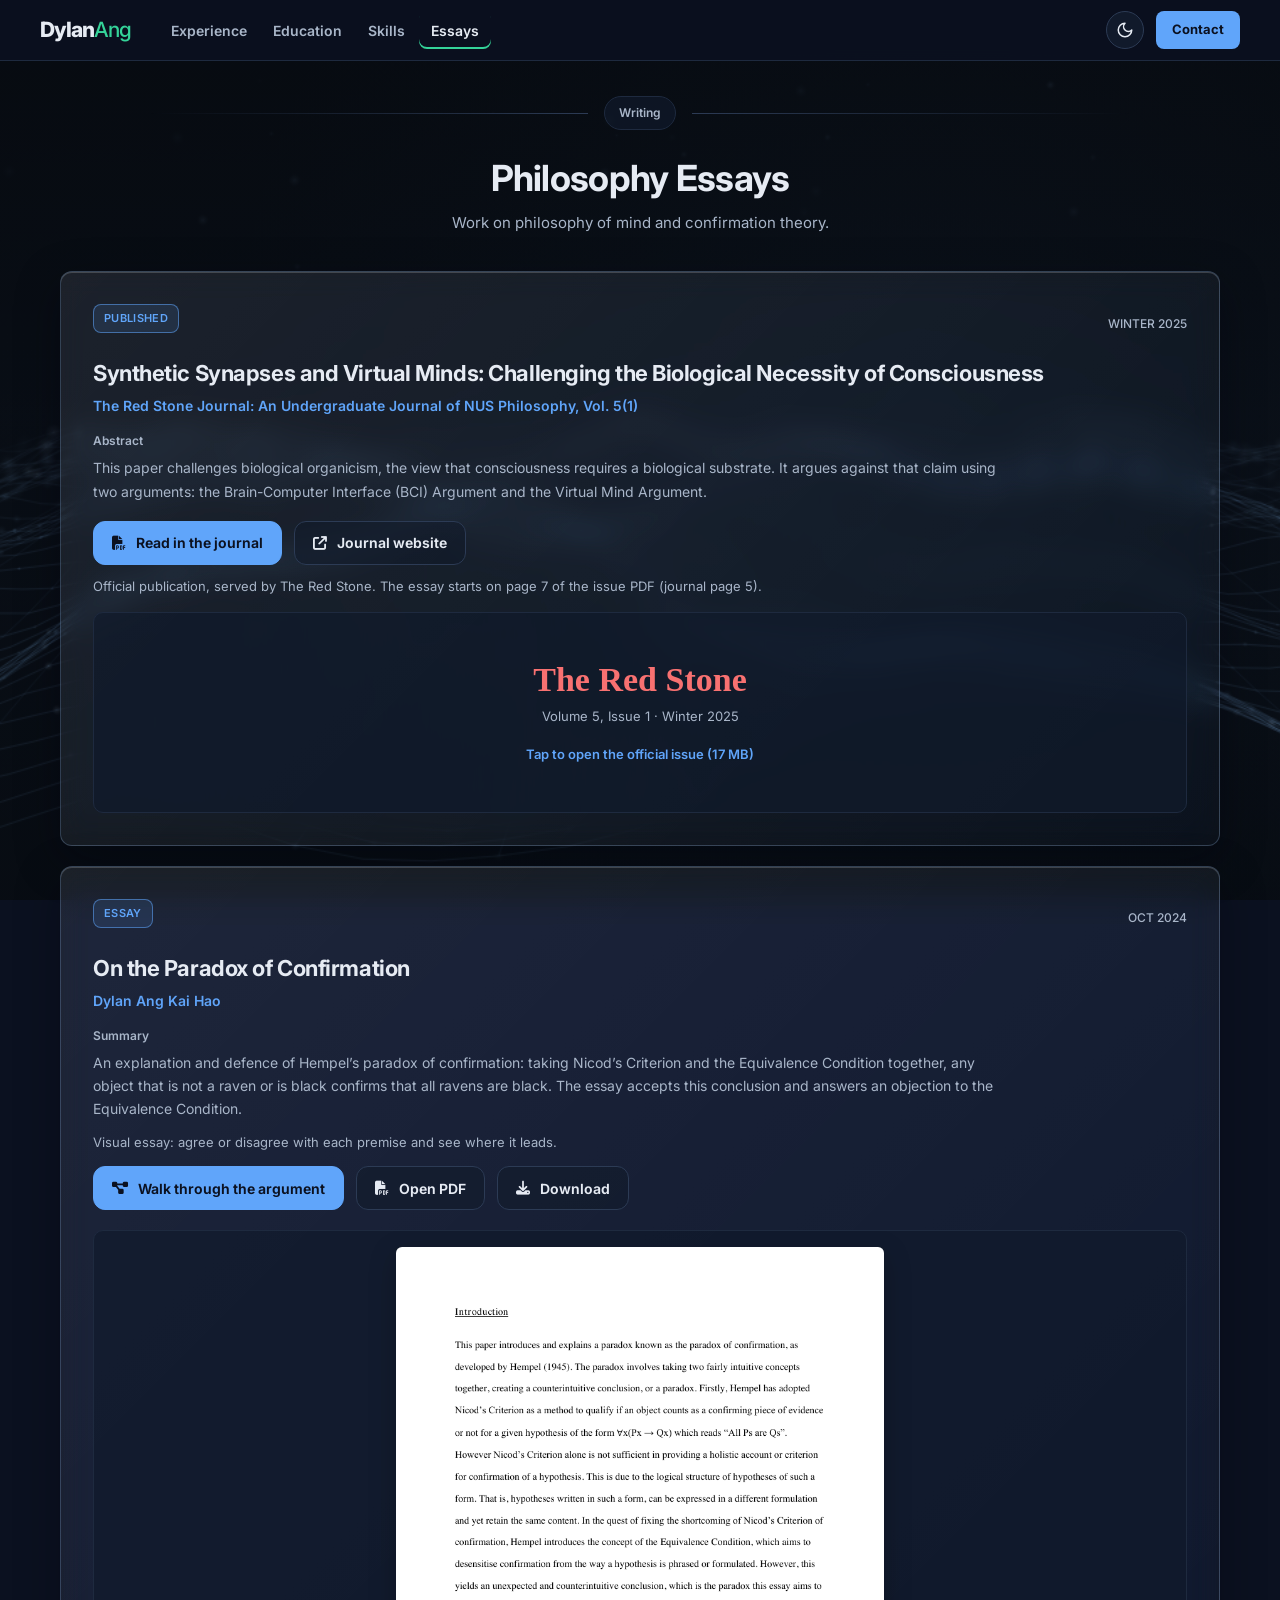
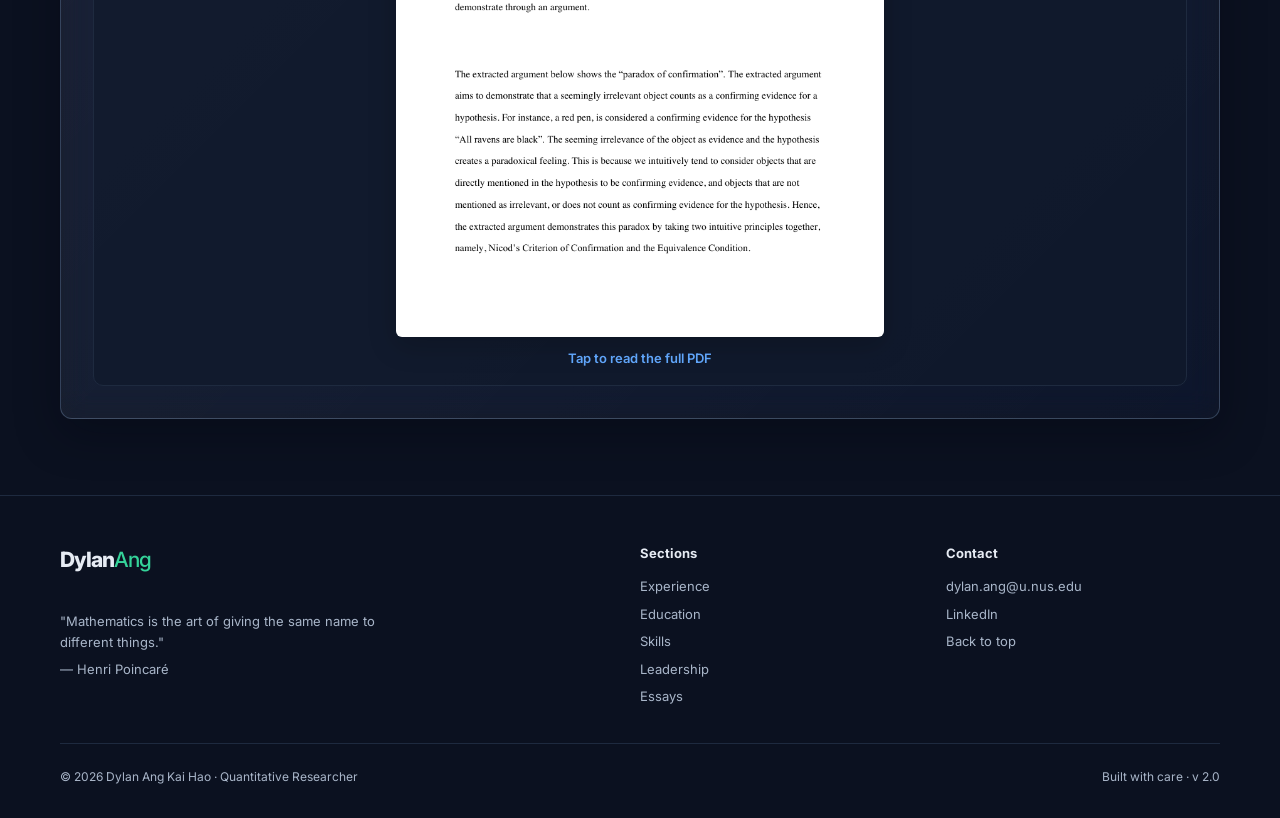
<file: essays.html>
<!DOCTYPE html>
<html lang="en">
<head>
<meta charset="UTF-8" />
<meta name="viewport" content="width=device-width, initial-scale=1.0" />
<meta name="theme-color" content="#0B1120" />
<script>try{var t=localStorage.getItem("theme");if(t!=="system")document.documentElement.setAttribute("data-theme",t==="light"?"light":"dark")}catch(e){document.documentElement.setAttribute("data-theme","dark")}</script>
<title>Essays - Dylan Ang Kai Hao</title>
<meta name="description" content="Philosophy essays by Dylan Ang Kai Hao on consciousness and confirmation theory." />

<link rel="preconnect" href="https://fonts.googleapis.com">
<link rel="preconnect" href="https://fonts.gstatic.com" crossorigin>
<link href="https://fonts.googleapis.com/css2?family=Inter:wght@400;500;600;700;800&display=swap" rel="stylesheet">
<link rel="stylesheet" href="https://cdnjs.cloudflare.com/ajax/libs/font-awesome/6.4.0/css/all.min.css">
<link rel="stylesheet" href="styles.css?v=5">
</head>
<body>

<div class="page-ocean" aria-hidden="true">
  <canvas id="oceanCanvas"></canvas>
  <div class="page-ocean-shade"></div>
</div>
<div class="nav-progress" id="navProgress"></div>

<nav class="navbar">
  <div class="nav-content">
    <a href="index.html" class="logo">
      <span>Dylan</span><span class="logo-accent">Ang</span>
    </a>
    <ul class="nav-links" id="nav-links">
      <li><a href="index.html#experience">Experience</a></li>
      <li><a href="index.html#education">Education</a></li>
      <li><a href="index.html#skills">Skills</a></li>
      <li><a href="essays.html" class="current" aria-current="page">Essays</a></li>
    </ul>
    <div class="nav-right">
      <button type="button" class="theme-cycle" id="themeToggle" aria-label="Switch theme" title="Switch theme"></button>
      <a href="mailto:dylan.ang@u.nus.edu" class="nav-cta">Contact</a>
      <button class="menu-toggle" id="mobile-menu" aria-label="Open menu">
        <span></span><span></span><span></span>
      </button>
    </div>
  </div>
</nav>

<main>

<section id="essays" class="section essays-page">
  <header class="section-header">
    <div class="section-num"><span>Writing</span></div>
    <h1 class="section-title">Philosophy <span class="gradient-text">Essays</span></h1>
    <p class="section-kicker">Work on philosophy of mind and confirmation theory.</p>
  </header>

  <div class="container-inner">
    <article class="project-card essay-card" id="synthetic-synapses">
      <div class="project-header">
        <span class="category-tag teal">PUBLISHED</span>
        <span class="project-date">WINTER 2025</span>
      </div>
      <h2 class="project-title">Synthetic Synapses and Virtual Minds: Challenging the Biological Necessity of Consciousness</h2>
      <p class="company">The Red Stone Journal: An Undergraduate Journal of NUS Philosophy, Vol. 5(1)</p>
      <h3 class="metrics-label">Abstract</h3>
      <p class="project-desc">This paper challenges biological organicism, the view that consciousness requires a biological substrate. It argues against that claim using two arguments: the Brain-Computer Interface (BCI) Argument and the Virtual Mind Argument.</p>
      <div class="essay-actions">
        <a class="btn-primary" href="https://blog.nus.edu.sg/theredstonejournal/files/2026/03/RS_2026_FINAL.pdf#page=7" target="_blank" rel="noopener"><i class="fas fa-file-pdf"></i> Read in the journal</a>
        <a class="btn-secondary" href="https://blog.nus.edu.sg/theredstonejournal/volumes/volume-5/" target="_blank" rel="noopener"><i class="fas fa-arrow-up-right-from-square"></i> Journal website</a>
      </div>
      <p class="essay-note">Official publication, served by The Red Stone. The essay starts on page 7 of the issue PDF (journal page 5).</p>
      <div class="pdf-frame" data-pdf="https://blog.nus.edu.sg/theredstonejournal/files/2026/03/RS_2026_FINAL.pdf#page=7" data-title="The Red Stone, Volume 5, Issue 1">
        <a class="journal-cover" href="https://blog.nus.edu.sg/theredstonejournal/files/2026/03/RS_2026_FINAL.pdf#page=7" target="_blank" rel="noopener">
          <strong>The Red Stone</strong>
          <small>Volume 5, Issue 1 · Winter 2025</small>
          <span>Tap to open the official issue (17 MB)</span>
        </a>
      </div>
    </article>
    <article class="project-card essay-card" id="paradox-of-confirmation">
      <div class="project-header">
        <span class="category-tag teal">ESSAY</span>
        <span class="project-date">OCT 2024</span>
      </div>
      <h2 class="project-title">On the Paradox of Confirmation</h2>
      <p class="company">Dylan Ang Kai Hao</p>
      <h3 class="metrics-label">Summary</h3>
      <p class="project-desc">An explanation and defence of Hempel’s paradox of confirmation: taking Nicod’s Criterion and the Equivalence Condition together, any object that is not a raven or is black confirms that all ravens are black. The essay accepts this conclusion and answers an objection to the Equivalence Condition.</p>
      <p class="essay-note visual-note">Visual essay: agree or disagree with each premise and see where it leads.</p>
      <div class="essay-actions">
        <a class="btn-primary" href="paradox.html"><i class="fas fa-diagram-project"></i> Walk through the argument</a>
        <a class="btn-secondary" href="essays/on-the-paradox-of-confirmation.pdf" target="_blank" rel="noopener"><i class="fas fa-file-pdf"></i> Open PDF</a>
        <a class="btn-secondary" href="essays/on-the-paradox-of-confirmation.pdf" download><i class="fas fa-download"></i> Download</a>
      </div>
      <div class="pdf-frame" data-pdf="essays/on-the-paradox-of-confirmation.pdf" data-title="On the Paradox of Confirmation">
        <a class="pdf-preview" href="essays/on-the-paradox-of-confirmation.pdf" target="_blank" rel="noopener">
          <img src="essays/on-the-paradox-of-confirmation.png" alt="First page of On the Paradox of Confirmation" loading="lazy">
          <span>Tap to read the full PDF</span>
        </a>
      </div>
    </article>
  </div>
</section>

</main>

<footer>
  <div class="footer-grid">
    <div>
      <div class="logo" style="margin-bottom: 24px;">
        <span>Dylan</span><span class="logo-accent">Ang</span>
      </div>
      <p class="footer-quote">
        "Mathematics is the art of giving the same name to different things."
        <span class="author">— Henri Poincaré</span>
      </p>
    </div>
    <div class="footer-col">
      <h4>Sections</h4>
      <a href="index.html#experience">Experience</a>
      <a href="index.html#education">Education</a>
      <a href="index.html#skills">Skills</a>
      <a href="index.html#leadership">Leadership</a>
      <a href="essays.html">Essays</a>
    </div>
    <div class="footer-col">
      <h4>Contact</h4>
      <a href="mailto:dylan.ang@u.nus.edu">dylan.ang@u.nus.edu</a>
      <a href="https://www.linkedin.com/in/dylanangkh" target="_blank" rel="noopener">LinkedIn</a>
      <a href="#essays">Back to top</a>
    </div>
  </div>
  <div class="footer-bottom">
    <span>© 2026 Dylan Ang Kai Hao · Quantitative Researcher</span>
    <span>Built with care · v 2.0</span>
  </div>
</footer>

<script src="script.js?v=3"></script>
<script src="theme.js"></script>
<script src="ocean.js"></script>
<script src="essays.js?v=5"></script>
</body>
</html>
</file>
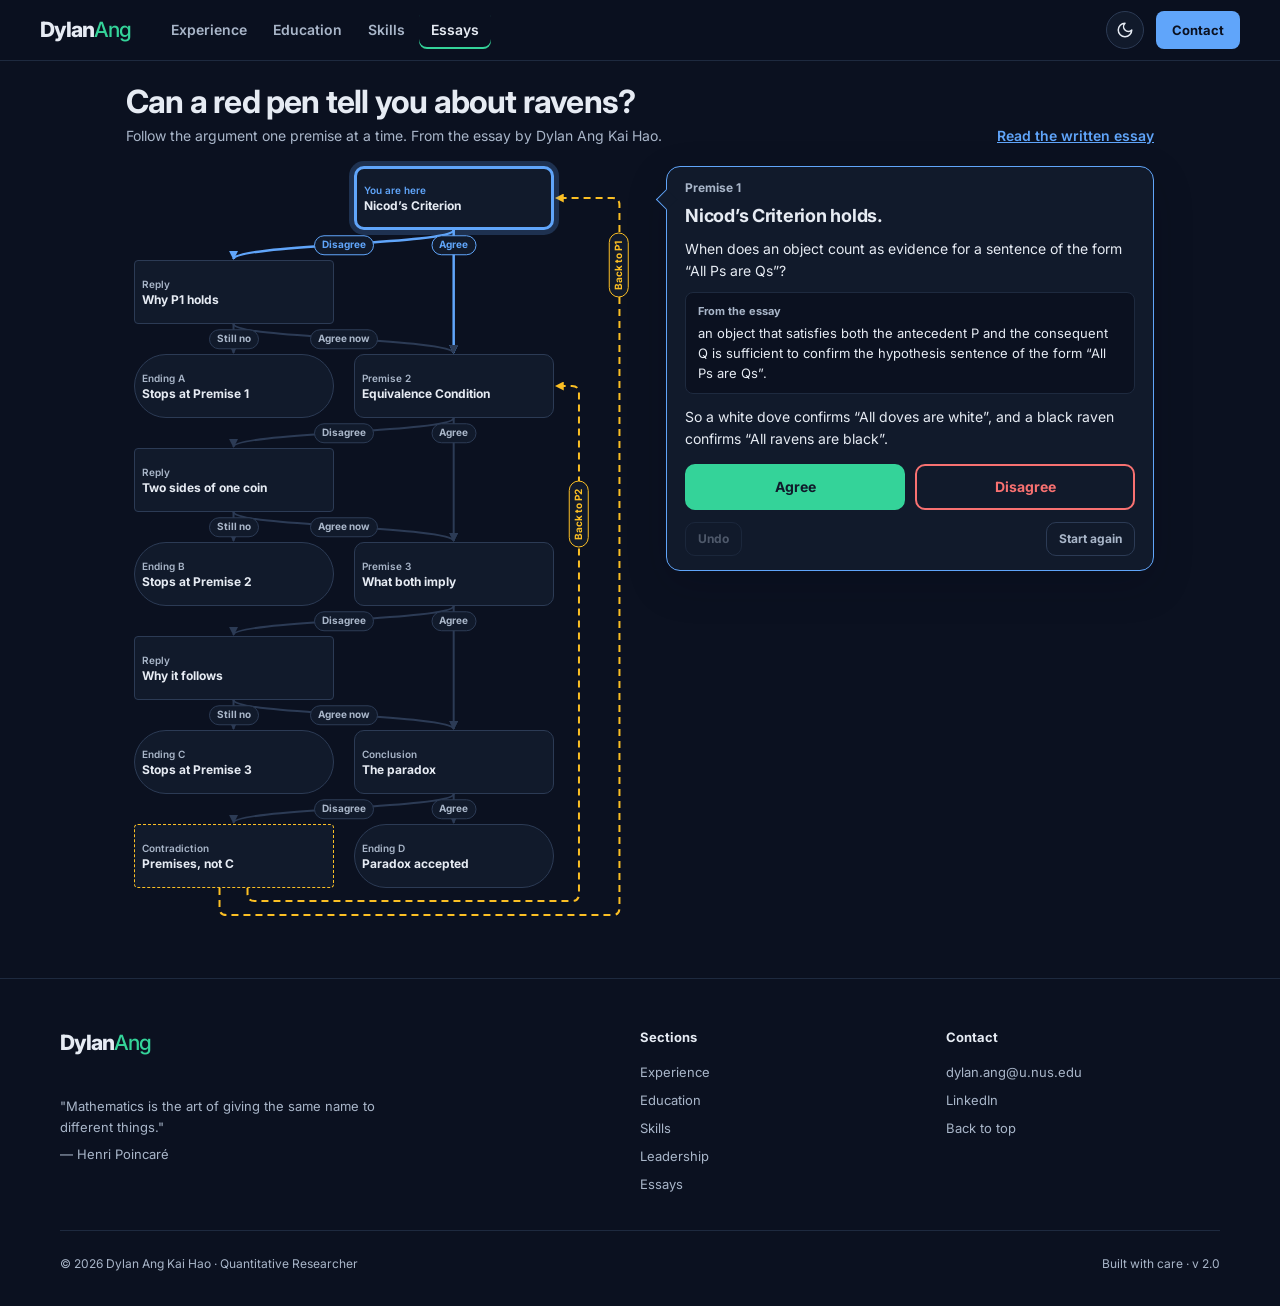
<file: paradox.html>
<!DOCTYPE html>
<html lang="en">
<head>
<meta charset="UTF-8" />
<meta name="viewport" content="width=device-width, initial-scale=1.0" />
<meta name="theme-color" content="#0B1120" />
<script>try{var t=localStorage.getItem("theme");if(t!=="system")document.documentElement.setAttribute("data-theme",t==="light"?"light":"dark")}catch(e){document.documentElement.setAttribute("data-theme","dark")}</script>
<title>Paradox of Confirmation, a visual essay - Dylan Ang Kai Hao</title>
<meta name="description" content="An interactive flow diagram of the paradox of confirmation: agree or disagree with each premise and see where the argument leads." />

<link rel="preconnect" href="https://fonts.googleapis.com">
<link rel="preconnect" href="https://fonts.gstatic.com" crossorigin>
<link href="https://fonts.googleapis.com/css2?family=Inter:wght@400;500;600;700;800&display=swap" rel="stylesheet">
<link rel="stylesheet" href="https://cdnjs.cloudflare.com/ajax/libs/font-awesome/6.4.0/css/all.min.css">
<link rel="stylesheet" href="styles.css?v=5">
<style>
/* Visual essay: flow diagram and question pop-up */
/* Layout: the flow diagram, with a question card that sits beside the current step (a bottom sheet on phones). Tokens follow the portfolio. */
:root {
  --bg:#F8FAFC; --fg:#0F172A; --card:#FFFFFF; --muted:#526071; --line:#E2E8F0; --line-2:#CBD5E1;
  --bull:#047857; --bull-soft:#ECFDF5; --accent:#1D4ED8; --accent-ink:#FFFFFF; --warn:#B45309; --warn-soft:#FFFBEB; --bear:#DC2626; --bear-soft:#FEF2F2;
  --font:Inter,system-ui,-apple-system,sans-serif;
}
@media (prefers-color-scheme: dark) { :root:not([data-theme="light"]) {
  --bg:#0B1120; --fg:#E6EBF3; --card:#111A2B; --muted:#A9B6C9; --line:#1E2A3F; --line-2:#2C3B55;
  --bull:#34D399; --bull-soft:rgba(52,211,153,.12); --accent:#60A5FA; --accent-ink:#0B1120; --warn:#FBBF24; --warn-soft:rgba(251,191,36,.12); --bear:#F87171; --bear-soft:rgba(248,113,113,.12);
  color-scheme:dark; } }
:root[data-theme="dark"] {
  --bg:#0B1120; --fg:#E6EBF3; --card:#111A2B; --muted:#A9B6C9; --line:#1E2A3F; --line-2:#2C3B55;
  --bull:#34D399; --bull-soft:rgba(52,211,153,.12); --accent:#60A5FA; --accent-ink:#0B1120; --warn:#FBBF24; --warn-soft:rgba(251,191,36,.12); --bear:#F87171; --bear-soft:rgba(248,113,113,.12);
  color-scheme:dark; }
* { box-sizing:border-box; }
body { background:var(--bg); color:var(--fg); font-family:var(--font); line-height:1.55; }
.wrap { max-width:1060px; margin:0 auto; padding-block:84px 56px; padding-left:max(16px,env(safe-area-inset-left,0px)); padding-right:max(16px,env(safe-area-inset-right,0px)); }
header { display:flex; flex-wrap:wrap; align-items:flex-end; justify-content:space-between; gap:8px 24px; margin-bottom:20px; }
h1 { margin:0; font-size:clamp(23px,4vw,32px); line-height:1.15; letter-spacing:-.025em; text-wrap:balance; }
header p { margin:4px 0 0; color:var(--muted); font-size:14px; }
header a { color:var(--accent); font-size:14px; font-weight:600; }
.main { display:grid; grid-template-columns:minmax(0,1.05fr) minmax(0,1fr); gap:28px; align-items:start; }
.side { position:relative; align-self:stretch; min-width:0; }

/* diagram */
.tree { position:relative; }
.tree svg { position:absolute; inset:0; width:100%; height:100%; overflow:visible; }
.edge { fill:none; stroke:var(--line-2); stroke-width:2; }
.edge.taken { stroke:var(--bull); stroke-width:4; }
.edge.next { stroke:var(--accent); stroke-width:2.5; }
.edge.closed { stroke-dasharray:3 6; opacity:.7; }
.edge.willclose { stroke:var(--bear); stroke-dasharray:3 6; opacity:1; }
.edge.back { stroke:var(--warn); stroke-dasharray:7 5; } .edge.back.taken { stroke-width:3.5; } .edge.back.next { stroke-width:3; } .edge.back.closed { stroke:var(--line-2); stroke-dasharray:3 6; }
.ah { fill:var(--line-2); } .ah.taken { fill:var(--bull); } .ah.next { fill:var(--accent); } .ah.willclose { fill:var(--bear); }
.ah.back { fill:var(--warn); } .ah.back.closed { fill:var(--line-2); }
.el { position:absolute; transform:translate(-50%,-50%); font-size:10px; font-weight:700; padding:1px 7px; border-radius:999px; background:var(--card); border:1px solid var(--line-2); color:var(--muted); white-space:nowrap; z-index:1; }
.el.taken { color:var(--bull); border-color:var(--bull); } .el.next { color:var(--accent); border-color:var(--accent); }
.el.closed { opacity:.55; } .el.willclose { color:var(--bear); border-color:var(--bear); opacity:1; }
.el.back { color:var(--warn); border-color:var(--warn); } .el.back.closed { color:var(--muted); border-color:var(--line-2); }
.el.vert { writing-mode:vertical-rl; transform:translate(-50%,-50%) rotate(180deg); padding:7px 1px; }
.node { position:absolute; transform:translateX(-50%); height:64px; padding:5px 7px; display:flex; flex-direction:column; justify-content:center; gap:1px; text-align:center; font:inherit; color:var(--fg); background:var(--card); border:1.5px solid var(--line-2); border-radius:10px; line-height:1.25; z-index:2; }
.node b { font-size:12px; } .node small { font-size:10px; font-weight:600; color:var(--muted); }
.node.reply { border-radius:4px; } .node.end { border-radius:32px; } .node.loop { border-color:var(--warn); border-style:dashed; border-radius:4px; }
.node:disabled { opacity:1; color:var(--fg); }
.node.here { border-color:var(--accent); border-width:3px; box-shadow:0 0 0 5px color-mix(in srgb,var(--accent) 22%,transparent); } .node.here small { color:var(--accent); }
.node.done { border-color:var(--bull); background:var(--bull-soft); cursor:pointer; } .node.done small { color:var(--bull); }
.node.loop.here { border-color:var(--warn); border-style:solid; box-shadow:0 0 0 5px var(--warn-soft); } .node.loop.here small { color:var(--warn); }
.node.closed { border-style:dashed; border-color:var(--line-2); color:var(--muted); opacity:.5; }
.node.willclose { border-color:var(--bear); background:var(--bear-soft); opacity:1; } .node.willclose small { color:var(--bear); }

/* question card */
.card { position:absolute; left:0; right:0; top:0; background:var(--card); border:1.5px solid var(--accent); border-radius:14px; box-shadow:0 14px 40px rgba(2,8,23,.18); transition:top .35s ease; }
.card::before { content:""; position:absolute; left:-8px; top:var(--tip,30px); width:14px; height:14px; background:var(--card); border-left:1.5px solid var(--accent); border-bottom:1.5px solid var(--accent); transform:rotate(45deg); }
.card.warn, .card.warn::before { border-color:var(--warn); } .card.good, .card.good::before { border-color:var(--bull); } .card.bad, .card.bad::before { border-color:var(--bear); }
.card-top { display:flex; align-items:center; justify-content:space-between; gap:8px; padding:12px 18px 0; }
.kicker { font-size:12px; font-weight:700; color:var(--muted); }
.body { padding:0 18px; }
.body h2 { margin:6px 0 10px; font-size:18px; line-height:1.35; letter-spacing:-.015em; }
.body h2:focus { outline:none; }
.body p { margin:0 0 10px; font-size:14px; }
.body blockquote { margin:0 0 12px; padding:10px 12px; background:var(--bg); border:1px solid var(--line); border-radius:8px; font-size:13px; }
.body blockquote span { display:block; margin-bottom:3px; font-size:11px; font-weight:700; color:var(--muted); }
.banner { padding:9px 12px; border:1px solid var(--warn); background:var(--warn-soft); border-radius:8px; }
.proof { list-style:none; margin:0 0 12px; padding:0; display:grid; gap:6px; }
.proof li { display:grid; grid-template-columns:34px minmax(0,1fr) auto; gap:8px; align-items:center; font-size:13px; padding:7px 10px; border:1px solid var(--line); border-radius:8px; }
.proof code { font:12px ui-monospace,Menlo,monospace; color:var(--muted); }
.proof li.clash { border-color:var(--bear); background:var(--bear-soft); }
.actions { display:grid; grid-template-columns:1fr 1fr; gap:10px; padding:4px 18px 0; }
.actions:empty { display:none; }
button.choice, button.plain { font:700 14px var(--font); border-radius:10px; cursor:pointer; min-height:46px; padding:8px 12px; }
button.choice { border:2px solid var(--bull); background:var(--bull); color:var(--card); }
button.choice.no { background:transparent; color:var(--bear); border-color:var(--bear); }
button.choice.back { grid-column:auto; background:transparent; color:var(--warn); border-color:var(--warn); }
button.plain { font-size:12px; min-height:34px; background:transparent; color:var(--muted); border:1px solid var(--line-2); }
button.plain:disabled { opacity:.4; cursor:default; }
button:focus-visible { outline:2px solid var(--accent); outline-offset:2px; }
.foot { display:flex; justify-content:space-between; gap:8px; padding:12px 18px 14px; }
.peek { display:none; }
/* phones: the card becomes a pop-up sheet along the bottom */
@media (max-width:800px) {
  .main { display:block; } .side { position:static; }
  .card { position:fixed; top:auto; left:0; right:0; bottom:0; z-index:20; max-height:60vh; overflow-y:auto; border-radius:16px 16px 0 0; border-width:2px 0 0; box-shadow:0 -12px 40px rgba(2,8,23,.3); padding-bottom:env(safe-area-inset-bottom,0px); }
  .card::before { display:none; }
  .card-top { position:sticky; top:0; background:var(--card); padding-bottom:6px; }
  .actions { position:sticky; bottom:0; background:var(--card); padding-block:8px; }
  .peek { display:inline-block; }
  .card.hidden-body .body, .card.hidden-body .actions, .card.hidden-body .foot { display:none; }
  .card.hidden-body .card-top { padding-block:12px; }
}
@media (prefers-reduced-motion:reduce) { .card { transition:none; } }
</style>
</head>
<body>

<div class="nav-progress" id="navProgress"></div>

<nav class="navbar">
  <div class="nav-content">
    <a href="index.html" class="logo">
      <span>Dylan</span><span class="logo-accent">Ang</span>
    </a>
    <ul class="nav-links" id="nav-links">
      <li><a href="index.html#experience">Experience</a></li>
      <li><a href="index.html#education">Education</a></li>
      <li><a href="index.html#skills">Skills</a></li>
      <li><a href="essays.html" class="current" aria-current="page">Essays</a></li>
    </ul>
    <div class="nav-right">
      <button type="button" class="theme-cycle" id="themeToggle" aria-label="Switch theme" title="Switch theme"></button>
      <a href="mailto:dylan.ang@u.nus.edu" class="nav-cta">Contact</a>
      <button class="menu-toggle" id="mobile-menu" aria-label="Open menu">
        <span></span><span></span><span></span>
      </button>
    </div>
  </div>
</nav>

<div class="wrap" id="top">
  <header>
    <div>
      <h1>Can a red pen tell you about ravens?</h1>
      <p>Follow the argument one premise at a time. From the essay by Dylan Ang Kai Hao.</p>
    </div>
    <a href="essays.html#paradox-of-confirmation">Read the written essay</a>
  </header>
  <div class="main">
    <div class="tree" id="tree"></div>
    <div class="side">
      <section class="card" id="card" aria-live="polite">
        <div class="card-top"><span class="kicker" id="kicker"></span><button type="button" class="plain peek" id="peek">Hide</button></div>
        <div class="body" id="body"></div>
        <div class="actions" id="actions"></div>
        <div class="foot"><button type="button" class="plain" id="undo">Undo</button><button type="button" class="plain" id="restart">Start again</button></div>
      </section>
    </div>
  </div>
</div>

<footer>
  <div class="footer-grid">
    <div>
      <div class="logo" style="margin-bottom: 24px;">
        <span>Dylan</span><span class="logo-accent">Ang</span>
      </div>
      <p class="footer-quote">
        "Mathematics is the art of giving the same name to different things."
        <span class="author">— Henri Poincaré</span>
      </p>
    </div>
    <div class="footer-col">
      <h4>Sections</h4>
      <a href="index.html#experience">Experience</a>
      <a href="index.html#education">Education</a>
      <a href="index.html#skills">Skills</a>
      <a href="index.html#leadership">Leadership</a>
      <a href="essays.html">Essays</a>
    </div>
    <div class="footer-col">
      <h4>Contact</h4>
      <a href="mailto:dylan.ang@u.nus.edu">dylan.ang@u.nus.edu</a>
      <a href="https://www.linkedin.com/in/dylanangkh" target="_blank" rel="noopener">LinkedIn</a>
      <a href="#top">Back to top</a>
    </div>
  </div>
  <div class="footer-bottom">
    <span>© 2026 Dylan Ang Kai Hao · Quantitative Researcher</span>
    <span>Built with care · v 2.0</span>
  </div>
</footer>

<script id="graph">
// col 1 is the main line of the argument; col 0 holds replies and stopping points
const NODES = {
  p1:{ col:1, row:0, tag:'Premise 1', label:'Nicod’s Criterion' },
  r1:{ col:0, row:1, tag:'Reply', label:'Why P1 holds', reply:true },
  ea:{ col:0, row:2, tag:'Ending A', label:'Stops at Premise 1', end:true },
  p2:{ col:1, row:2, tag:'Premise 2', label:'Equivalence Condition' },
  r2:{ col:0, row:3, tag:'Reply', label:'Two sides of one coin', reply:true },
  eb:{ col:0, row:4, tag:'Ending B', label:'Stops at Premise 2', end:true },
  p3:{ col:1, row:4, tag:'Premise 3', label:'What both imply' },
  r3:{ col:0, row:5, tag:'Reply', label:'Why it follows', reply:true },
  ec:{ col:0, row:6, tag:'Ending C', label:'Stops at Premise 3', end:true },
  c: { col:1, row:6, tag:'Conclusion', label:'The paradox' },
  x: { col:0, row:7, tag:'Contradiction', label:'Premises, not C', loop:true },
  ed:{ col:1, row:7, tag:'Ending D', label:'Paradox accepted', end:true }
};
// [from, to, label, premise it settles, value, is a return arrow]
const EDGES = [
  ['p1','p2','Agree','P1',true], ['p1','r1','Disagree','P1',false], ['r1','p2','Agree now','P1',true], ['r1','ea','Still no','P1',false],
  ['p2','p3','Agree','P2',true], ['p2','r2','Disagree','P2',false], ['r2','p3','Agree now','P2',true], ['r2','eb','Still no','P2',false],
  ['p3','c','Agree','P3',true], ['p3','r3','Disagree','P3',false], ['r3','c','Agree now','P3',true], ['r3','ec','Still no','P3',false],
  ['c','ed','Agree','C',true], ['c','x','Disagree','C',false],
  ['x','p1','Back to P1',null,null,true], ['x','p2','Back to P2',null,null,true]
];
const outOf = id => EDGES.filter(e => e[0] === id);
const edge = (a, b) => EDGES.find(e => e[0] === a && e[1] === b);
function forward(id, seen) { seen.add(id); outOf(id).filter(e => !e[5]).forEach(e => { if (!seen.has(e[1])) forward(e[1], seen); }); return seen; }
// what can still be reached; the return arrows only count while you stand at the contradiction
function reach(id) { const seen = forward(id, new Set()); if (id === 'x') outOf(id).forEach(e => forward(e[1], seen)); return seen; }
// commitments still in force: returning to a premise withdraws it and everything decided after it
function premises(path) {
  const v = {};
  for (let i = 1; i < path.length; i++) {
    const e = edge(path[i-1], path[i]);
    if (!e[5]) v[e[3]] = e[4];
    else (e[1] === 'p1' ? ['P1','P2','P3','C'] : ['P2','P3','C']).forEach(k => delete v[k]);
  }
  return v;
}
function activePath(path) {
  let line = [path[0]];
  for (let i = 1; i < path.length; i++) {
    if (edge(path[i-1], path[i])[5]) line = line.slice(0, line.indexOf(path[i]) + 1);
    else line.push(path[i]);
  }
  return line;
}
</script>
<script id="content">
// q() marks words taken directly from the essay
const q = text => `<blockquote><span>From the essay</span>${text}</blockquote>`;
const ASK = [['Agree',''],['Disagree','no']], AGAIN = [['Agree now',''],['Still disagree','no']];
const SCREENS = {
  p1:{ title:'Nicod’s Criterion holds.', choices:ASK, body:`
    <p>When does an object count as evidence for a sentence of the form “All Ps are Qs”?</p>
    ${q('an object that satisfies both the antecedent P and the consequent Q is sufficient to confirm the hypothesis sentence of the form “All Ps are Qs”.')}
    <p>So a white dove confirms “All doves are white”, and a black raven confirms “All ravens are black”.</p>` },
  r1:{ title:'The essay’s reply', choices:AGAIN, body:`
    <p>Take “all planets orbit around a star”.</p>
    ${q('To confirm this hypothesis, our intuition points us to look for planets and check if they indeed orbit around a star.')}
    <p>Nicod’s Criterion spells this out in formal logic.</p>
    ${q('the criterion establishes a kind of publicly objective way to assess what it takes to confirm hypotheses.')}` },
  p2:{ title:'The Equivalence Condition holds.', choices:ASK, body:`
    <p>“All ravens are black” (S1) and “All non-black objects are not ravens” (S2) say the same thing. Yet Nicod’s Criterion alone treats them differently:</p>
    ${q('the same black raven object which confirms S1, does not confirm S2 under Nicod’s Criterion.')}
    <p>The repair is the Equivalence Condition:</p>
    ${q('for 2 sentences that are logically equivalent, an object that is a confirming evidence for one sentence also counts as a confirming evidence for the other sentence.')}` },
  r2:{ title:'The essay’s reply', choices:AGAIN, body:`
    <p>You might object that equivalent sentences do not share the same content, since</p>
    ${q('a blue pen does not confirm the hypothesis “All ravens are black”.')}
    <p>The essay answers that a claim about ravens also reaches other things:</p>
    ${q('making a claim about ravens being black, simultaneously excludes non-ravens and non-black objects.')}
    <p>Even if the contents differ, the two are like</p>
    ${q('two sides of the same coin (even if both sides of the coin have different engravings, or express different content).')}` },
  p3:{ title:'If both principles hold, then every object which is either not a raven or is black confirms that all ravens are black.', choices:ASK, body:`
    <p>Add a third wording, S3: “Anything which is or is not a raven, is either not a raven or black.” Every object meets its first half, because anything is either a raven or not.</p>
    <p>So a blue water bottle (not a raven) or a black marker (black) confirms S3. S3 is equivalent to S1:</p>
    ${q('any object that is considered a confirming evidence for S3, the same object is also considered as a confirming evidence for S1.')}` },
  r3:{ title:'The essay’s reply', choices:AGAIN, body:`
    <p>The essay holds that this step is plain logic:</p>
    ${q('every object that satisfies Nicod’s Criterion for one logically equivalent sentence, also satisfies the condition for confirming any other logically equivalent sentence.')}
    <p>That holds however irrelevant the object seems.</p>` },
  c:{ title:'Every object which is either not a raven or is black confirms that all ravens are black.', choices:ASK, body:`
    <p>A water bottle seems to have nothing to do with ravens. But on these premises</p>
    ${q('it still indirectly confirms the hypothesis about black ravens.')}
    <p>The same goes for a black marker or a red pen. This is the paradox.</p>` },
  x:{ title:'You cannot grant the premises and deny the conclusion.', tone:'warn', choices:[['↺ Back to Premise 1','back'],['↺ Back to Premise 2','back']], body:`
    <ol class="proof">
      <li><b>P3</b><span>If P1 and P2, then C.</span><code>(P1 ∧ P2) → C</code></li>
      <li><b>You</b><span>Not C.</span><code>¬C</code></li>
      <li><b>So</b><span>Not both P1 and P2.</span><code>¬(P1 ∧ P2)</code></li>
      <li class="clash"><b>But</b><span>You agreed to both.</span><code>P1 ∧ P2</code></li>
    </ol>
    ${q('Since the extracted argument is valid, and I hold each of the premises in the argument to be true, then it stands to reason that I also find the paradoxical conclusion to be true.')}
    <p>To keep disagreeing, go back and give up a premise.</p>` },
  ea:{ title:'The argument stops at Premise 1.', tone:'bad', body:`
    <p>Without Nicod’s Criterion, the argument cannot show that any object confirms “All ravens are black”. The conclusion is not established.</p>
    <p>The essay parts ways with you here: it keeps the criterion as a systematic, public standard of evidence.</p>` },
  eb:{ title:'The argument stops at Premise 2.', tone:'bad', body:`
    <p>The paradox is blocked, but evidence now depends on wording: equivalent sentences can disagree about the same object.</p>
    <p>The essay parts ways with you here: saying one sentence implicates saying the other.</p>` },
  ec:{ title:'The argument stops at Premise 3.', tone:'bad', body:`
    <p>You grant both principles but deny what they are said to imply, so the conclusion is not established.</p>
    <p>The essay parts ways with you here: it holds that P3 follows logically from P1 and P2 together.</p>` },
  ed:{ title:'You have reached the essay’s conclusion.', tone:'good', body:`
    ${q('I believe non-ravens do indeed count as confirming evidence for the hypothesis sentence “All ravens are black”.')}
    <p>So yes, a red pen can tell you something about ravens.</p>` }
};
</script>
<script>
const $ = id => document.getElementById(id);
const state = { path:['p1'], preview:null };
const here = () => state.path[state.path.length - 1];
const phone = matchMedia('(max-width:800px)');
const ROW = 94, H = 64, TAIL = 34, NAV = 60;

function drawTree() {
  const box = $('tree'), W = box.clientWidth; if (!W) return;
  const now = here(), open = reach(now), shown = state.preview, line = activePath(state.path);
  const after = shown ? reach(shown) : null;
  const doomed = id => after && open.has(id) && id !== now && !after.has(id);
  const nodeState = id => id === now ? 'here' : line.includes(id) ? 'done' : doomed(id) ? 'willclose' : open.has(id) ? 'open' : 'closed';
  let returned = null; state.path.forEach((v,i) => { if (v === 'x' && state.path[i+1]) returned = state.path[i+1]; });
  const width = Math.min(W * .4, 200), x = n => W * (NODES[n].col ? .64 : .21), top = n => NODES[n].row * ROW;
  const right = x('p1') + width / 2, gutter = { p2: right + (W - right) * .3, p1: right + (W - right) * .78 };
  const last = Math.max(...Object.values(NODES).map(n => n.row));
  box.style.height = (last * ROW + H + TAIL) + 'px';
  const edges = EDGES.map(([a,b,label,,,back]) => {
    const taken = back ? now !== 'x' && returned === b : line.some((v,i) => v === a && line[i+1] === b);
    let st = taken ? 'taken' : !open.has(a) ? 'closed' : a === now ? 'next' : 'open';
    if (shown && ((a === now && b !== shown) || (!taken && (doomed(a) || (!back && doomed(b)))))) st = 'willclose';
    let d, lx, ly;
    if (back) {
      const far = b === 'p1', sx = x(a) + (far ? -14 : 14), sy = top(a) + H, by = sy + (far ? 27 : 13), gx = gutter[b], ty = top(b) + H / 2, r = 7;
      d = `M${sx} ${sy} V${by-r} Q${sx} ${by} ${sx+r} ${by} H${gx-r} Q${gx} ${by} ${gx} ${by-r} V${ty+r} Q${gx} ${ty} ${gx-r} ${ty} H${x(b) + width/2 + 2}`;
      lx = gx; ly = far ? top(b) + ROW * 1.05 : top(b) + ROW * 1.7;
    } else {
      const x1 = x(a), y1 = top(a) + H, x2 = x(b), y2 = top(b) - 1, bend = Math.min(40, (y2 - y1) / 2);
      d = `M${x1} ${y1} C${x1} ${y1+bend} ${x2} ${y2-bend} ${x2} ${y2}`;
      lx = x1 + (x2 - x1) * (x1 === x2 ? 0 : .5); ly = y1 + 15;
    }
    const kind = back ? ' back' : '';
    return { path:`<path class="edge ${st}${kind}" d="${d}" marker-end="url(#ah-${st}${back ? '-back' : ''})"/>`,
             label:`<span class="el ${st}${kind}${back ? ' vert' : ''}" style="left:${lx}px;top:${ly}px">${label}</span>` };
  });
  const defs = ['open','taken','next','closed','willclose'].flatMap(h => ['', '-back'].map(k => `<marker id="ah-${h}${k}" viewBox="0 0 10 10" refX="9" refY="5" markerWidth="9" markerHeight="9" markerUnits="userSpaceOnUse" orient="auto"><path class="ah ${h}${k ? ' back' : ''}" d="M0 0L10 5L0 10z"/></marker>`)).join('');
  const word = { here:'You are here', done:'Visited' };
  box.innerHTML = `<svg aria-hidden="true"><defs>${defs}</defs>${edges.map(e => e.path).join('')}</svg>` + edges.map(e => e.label).join('') +
    Object.keys(NODES).map(id => { const n = NODES[id], st = nodeState(id);
      return `<button type="button" class="node ${st}${n.end?' end':''}${n.reply?' reply':''}${n.loop?' loop':''}" data-node="${id}" ${st === 'done' ? '' : 'disabled'} style="left:${x(id)}px;top:${top(id)}px;width:${width}px"><small>${st === 'here' ? 'You are here' : n.tag}</small><b>${n.label}</b></button>`; }).join('');
}

function drawCard() {
  const id = here(), sc = SCREENS[id], n = NODES[id];
  $('card').className = 'card' + (sc.tone ? ' ' + sc.tone : '');
  $('peek').textContent = 'Hide';
  $('kicker').textContent = n.reply ? `You disagreed with Premise ${id[1]}` : n.tag;
  const again = state.path[state.path.length - 2] === 'x' ? '<p class="banner">↺ You refused the conclusion, so decide on this premise again.</p>' : '';
  $('body').innerHTML = `<h2>${sc.title}</h2>${again}${sc.body}`;
  $('actions').innerHTML = (sc.choices || []).map(([label, kind], i) => `<button type="button" class="choice ${kind}" data-door="${outOf(id)[i][1]}">${label}</button>`).join('');
  $('undo').disabled = state.path.length === 1;
}

// put the card beside the current step; on phones, scroll the step into the space above the sheet
function place(scroll) {
  const card = $('card'), node = NODES[here()], mid = node.row * ROW + H / 2;
  if (phone.matches) {
    card.style.top = '';
    document.body.style.paddingBottom = card.offsetHeight + 'px';
    if (scroll) { const y = Math.max(0, $('tree').getBoundingClientRect().top + scrollY + mid - (NAV + innerHeight - card.offsetHeight) / 2);
      scrollTo(0, y); }
  } else {
    document.body.style.paddingBottom = '';
    const room = $('tree').offsetHeight - card.offsetHeight, y = Math.max(0, Math.min(mid - 70, room));
    card.style.top = y + 'px';
    card.style.setProperty('--tip', Math.max(16, Math.min(mid - y - 7, card.offsetHeight - 30)) + 'px');
    if (scroll) { const t = $('tree').getBoundingClientRect().top + scrollY + y;
      if (t < scrollY + NAV || t + card.offsetHeight > scrollY + innerHeight) scrollTo(0, Math.max(0, t - NAV - 16)); }
  }
}

function show(scroll = true) { state.preview = null; drawCard(); drawTree(); $('card').scrollTop = 0; place(scroll); }
function choose(to) { if (!outOf(here()).some(e => e[1] === to)) return; state.path.push(to); show(); const h = $('body').querySelector('h2'); h.tabIndex = -1; h.focus({ preventScroll:true }); }

document.addEventListener('click', e => {
  const b = e.target.closest('button'); if (!b) return;
  if (b.dataset.door) choose(b.dataset.door);
  else if (b.dataset.node) { const i = state.path.lastIndexOf(b.dataset.node); if (i >= 0) { state.path.length = i + 1; show(); } }
  else if (b.id === 'undo') { state.path.pop(); show(); }
  else if (b.id === 'restart') { state.path = ['p1']; show(); }
  else if (b.id === 'peek') { const hidden = $('card').classList.toggle('hidden-body'); b.textContent = hidden ? 'Show' : 'Hide'; place(false); }
});
const preview = to => { if (state.preview !== to) { state.preview = to; drawTree(); } };
if (matchMedia('(hover:hover)').matches) {
  ['pointerover','focusin'].forEach(t => $('actions').addEventListener(t, e => { const d = e.target.closest('[data-door]'); if (d && (t === 'pointerover' || d.matches(':focus-visible'))) preview(d.dataset.door); }));
  ['pointerout','focusout'].forEach(t => $('actions').addEventListener(t, e => { if (e.target.closest('[data-door]')) preview(null); }));
}
new ResizeObserver(() => { drawTree(); place(false); }).observe($('tree'));
if (document.fonts) document.fonts.ready.then(() => place(false));
show(false);
</script>
<script src="script.js?v=3"></script>
<script src="theme.js"></script>
</body>
</html>
</file>
<file: styles.css>
/* ============================================================
   Dylan Ang Kai Hao — Portfolio
   Theme: matches the apolloalpha.app design (Inter, navy, glass cards)
   ============================================================ */

:root {
  --background: #F8FAFC; --foreground: #0F172A; --card: #ffffff; --muted-foreground: #526071;
  --border: #E2E8F0; --border-strong: #CBD5E1; --panel-2: #F1F5F9; --track: #EEF2F7;
  --bull: #047857; --bull-soft: #ECFDF5; --bull-area: rgba(4,120,87,0.10);
  --bear: #DC2626; --accent: #1D4ED8; --accent-ink: #FFFFFF; --accent-hover: #1E40AF;
  --glass-bg: linear-gradient(135deg, rgba(255,255,255,0.82), rgba(255,255,255,0.52));
  --glass-border: rgba(15,23,42,0.12);
  --glass-shadow: inset 0 1px 0 rgba(255,255,255,0.95), 0 10px 32px rgba(40,70,140,0.12);
  --shade: linear-gradient(180deg, rgba(246,249,255,0.66) 0%, rgba(246,249,255,0.5) 50%, rgba(246,249,255,0.4) 100%);
  --chart-grid: rgba(15,23,42,0.08); --chart-bench: rgba(15,23,42,0.34);
  --r-card: 12px;
  color-scheme: light;
}
:root[data-theme="dark"] {
  --background: #0B1120; --foreground: #E6EBF3; --card: #111A2B; --muted-foreground: #A9B6C9;
  --border: #1E2A3F; --border-strong: #2C3B55; --panel-2: #16213A; --track: #1A263D;
  --bull: #34D399; --bull-soft: rgba(52,211,153,0.12); --bull-area: rgba(52,211,153,0.14);
  --bear: #F87171; --accent: #60A5FA; --accent-ink: #0B1120; --accent-hover: #93C5FD;
  --glass-bg: linear-gradient(135deg, rgba(255,255,255,0.09), rgba(255,255,255,0.025));
  --glass-border: rgba(165,205,255,0.24);
  --glass-shadow: inset 0 1px 0 rgba(255,255,255,0.18), 0 14px 44px rgba(0,4,16,0.38);
  --shade: linear-gradient(180deg, rgba(7,11,17,0.62) 0%, rgba(7,11,17,0.45) 50%, rgba(7,11,17,0.32) 100%);
  --chart-grid: rgba(230,235,243,0.10); --chart-bench: rgba(230,235,243,0.42);
  color-scheme: dark;
}
/* "System" theme: no data-theme attribute, follow the device */
@media (prefers-color-scheme: dark) {
  :root:not([data-theme]) {
    --background: #0B1120; --foreground: #E6EBF3; --card: #111A2B; --muted-foreground: #A9B6C9;
    --border: #1E2A3F; --border-strong: #2C3B55; --panel-2: #16213A; --track: #1A263D;
    --bull: #34D399; --bull-soft: rgba(52,211,153,0.12); --bull-area: rgba(52,211,153,0.14);
    --bear: #F87171; --accent: #60A5FA; --accent-ink: #0B1120; --accent-hover: #93C5FD;
    --glass-bg: linear-gradient(135deg, rgba(255,255,255,0.09), rgba(255,255,255,0.025));
    --glass-border: rgba(165,205,255,0.24);
    --glass-shadow: inset 0 1px 0 rgba(255,255,255,0.18), 0 14px 44px rgba(0,4,16,0.38);
    --shade: linear-gradient(180deg, rgba(7,11,17,0.62) 0%, rgba(7,11,17,0.45) 50%, rgba(7,11,17,0.32) 100%);
    --chart-grid: rgba(230,235,243,0.10); --chart-bench: rgba(230,235,243,0.42);
    color-scheme: dark;
  }
}

* { box-sizing: border-box; }
html { scroll-behavior: smooth; scroll-padding-top: 72px; }
body {
  font-family: Inter, system-ui, sans-serif;
  background: var(--background);
  color: var(--foreground);
  margin: 0;
  overflow-x: hidden;
  line-height: 1.5;
  -webkit-font-smoothing: antialiased;
  -moz-osx-font-smoothing: grayscale;
}
.mono { font-variant-numeric: tabular-nums; }
::selection { background: var(--accent); color: var(--accent-ink); }
a:focus-visible, button:focus-visible { outline: 2px solid var(--bull); outline-offset: 2px; }

/* Backdrop: one fixed animated layer behind the whole page */
.page-ocean { position: fixed; inset: 0; z-index: 0; pointer-events: none; overflow: hidden; }
.page-ocean canvas { position: absolute; inset: 0; width: 100%; height: 100%; display: block; }
.page-ocean-shade { position: absolute; inset: 0; background: var(--shade); }
main, footer { position: relative; z-index: 1; }

/* NAV */
.navbar {
  position: fixed; top: 0; left: 0; right: 0; z-index: 50;
  padding: 0 24px;
  background: color-mix(in srgb, var(--background) 92%, transparent);
  -webkit-backdrop-filter: blur(8px); backdrop-filter: blur(8px);
  border-bottom: 1px solid var(--border);
}
.nav-content { max-width: 1200px; height: 60px; margin: 0 auto; display: flex; align-items: center; gap: 28px; }
.nav-progress { position: fixed; top: 0; left: 0; height: 2px; background: var(--bull); z-index: 100; transition: width 0.05s linear; }
.logo { display: inline-flex; align-items: center; font-weight: 800; font-size: 21px; letter-spacing: -0.05em; color: var(--foreground); text-decoration: none; }
.logo-accent { color: var(--bull); font-weight: 500; }
.nav-links { display: flex; flex: 1; gap: 2px; list-style: none; margin: 0; padding: 0; }
.nav-links a { display: block; padding: 8px 12px; border-radius: 8px; font-size: 14px; font-weight: 600; color: var(--muted-foreground); text-decoration: none; transition: color .15s, background .15s; }
.nav-links a:hover { color: var(--foreground); background: var(--panel-2); }
.nav-right { display: flex; align-items: center; gap: 12px; margin-left: auto; }
.theme-cycle { display: grid; place-items: center; width: 38px; height: 38px; border-radius: 999px; border: 1px solid var(--border-strong); background: var(--card); color: var(--foreground); cursor: pointer; padding: 0; }
.nav-cta { font-size: 13px; font-weight: 700; padding: 9px 16px; border-radius: 8px; background: var(--accent); color: var(--accent-ink); text-decoration: none; }
.nav-cta:hover { background: var(--accent-hover); }
.menu-toggle { display: none; flex-direction: column; justify-content: center; gap: 5px; width: 32px; height: 32px; background: transparent; border: none; cursor: pointer; padding: 0; }
.menu-toggle span { display: block; width: 100%; height: 2px; border-radius: 2px; background: var(--foreground); transition: all 0.2s ease; }
.menu-toggle.open span:nth-child(1) { transform: rotate(45deg) translate(5px, 5px); }
.menu-toggle.open span:nth-child(2) { opacity: 0; }
.menu-toggle.open span:nth-child(3) { transform: rotate(-45deg) translate(5px, -5px); }

/* BUTTONS */
.btn-primary, .btn-secondary { display: inline-flex; align-items: center; justify-content: center; gap: 10px; min-height: 50px; padding: 0 24px; border-radius: 12px; font-size: 15px; font-weight: 650; text-decoration: none; transition: background .15s, border-color .15s, transform .1s; }
.btn-primary { background: var(--accent); color: var(--accent-ink); border: 1px solid var(--accent); }
.btn-primary:hover { background: var(--accent-hover); border-color: var(--accent-hover); }
.btn-secondary { color: var(--foreground); border: 1px solid var(--border-strong); background: color-mix(in srgb, var(--card) 55%, transparent); }
.btn-secondary:hover { border-color: var(--accent); }
.btn-primary:active, .btn-secondary:active { transform: scale(0.98); }

/* HERO */
.hero { min-height: 92vh; padding: 140px 20px 80px; display: flex; align-items: center; justify-content: center; text-align: center; }
.hero-content { max-width: 820px; }
.status-badge { display: inline-flex; align-items: center; gap: 8px; padding: 7px 14px; border: 1px solid var(--bull); border-radius: 8px; background: var(--bull-soft); font-size: 12px; font-weight: 600; letter-spacing: 0.03em; color: var(--bull); margin-bottom: 28px; }
.status-dot { width: 6px; height: 6px; background: var(--bull); border-radius: 50%; flex: none; }
.greeting { font-size: 20px; font-weight: 600; letter-spacing: -0.01em; color: var(--muted-foreground); margin: 0 0 8px; }
.name { font-size: clamp(40px, 7vw, 68px); line-height: 1.08; font-weight: 700; letter-spacing: -0.03em; margin: 0 0 18px; text-wrap: balance; }
.name .gradient-text { color: var(--accent); }
.tagline { font-size: clamp(17px, 2.4vw, 20px); font-weight: 600; letter-spacing: -0.01em; margin: 0 0 32px; }
.contact-info { display: flex; justify-content: center; align-items: center; gap: 14px 18px; flex-wrap: wrap; }
.contact-link.text-only { display: inline-flex; align-items: center; gap: 8px; flex-basis: 100%; justify-content: center; font-size: 14px; color: var(--muted-foreground); }

/* SECTION COMMON */
.section { padding: 48px 20px 56px; position: relative; }
.container-inner { max-width: 1160px; margin: 0 auto; }
.section-header { max-width: 1160px; margin: 0 auto 36px; text-align: center; }
.section-num { display: flex; align-items: center; gap: 16px; max-width: 980px; margin: 0 auto 28px; }
.section-num::before, .section-num::after { content: ""; flex: 1; height: 1px; background: linear-gradient(90deg, transparent, var(--border-strong)); }
.section-num::after { transform: scaleX(-1); }
.section-num span { display: inline-flex; align-items: center; gap: 10px; padding: 7px 14px; border: 1px solid var(--border); border-radius: 999px; font-size: 12px; font-weight: 600; color: var(--muted-foreground); background: color-mix(in srgb, var(--card) 70%, transparent); }
.section-num b { color: var(--accent); }
.section-title { font-size: clamp(28px, 3.6vw, 36px); font-weight: 700; line-height: 1.15; letter-spacing: -0.02em; margin: 0 0 12px; text-wrap: balance; }
.section-kicker { color: var(--muted-foreground); max-width: 620px; margin: 0 auto; font-size: 15px; line-height: 1.6; text-wrap: balance; }

/* GLASS CARDS */
.glass-card, .project-card, .skill-category {
  background: var(--glass-bg);
  -webkit-backdrop-filter: blur(14px) saturate(1.5); backdrop-filter: blur(14px) saturate(1.5);
  border: 1px solid var(--glass-border);
  border-radius: var(--r-card);
  box-shadow: var(--glass-shadow);
  position: relative; overflow: hidden;
  transition: border-color 0.18s ease;
}
.glass-card:hover, .project-card:hover, .skill-category:hover { border-color: var(--border-strong); }
.glass-card { padding: 24px; }
.project-card { padding: 32px; margin-bottom: 20px; }
.card-header { display: flex; justify-content: space-between; align-items: flex-start; margin-bottom: 6px; flex-wrap: wrap; gap: 12px; }
.project-header { display: flex; justify-content: space-between; align-items: center; margin-bottom: 16px; flex-wrap: wrap; gap: 10px; }
.category-tag { display: inline-block; font-size: 11px; font-weight: 600; letter-spacing: 0.03em; padding: 5px 10px; border-radius: 8px; border: 1px solid color-mix(in srgb, var(--bull) 55%, transparent); background: var(--bull-soft); color: var(--bull); margin-bottom: 10px; }
.category-tag.purple, .category-tag.teal { border-color: color-mix(in srgb, var(--accent) 55%, transparent); background: color-mix(in srgb, var(--accent) 12%, transparent); color: var(--accent); }
.project-date { font-size: 12px; font-weight: 500; color: var(--muted-foreground); white-space: nowrap; }
.role, .project-title { font-size: clamp(19px, 2.2vw, 22px); font-weight: 700; letter-spacing: -0.02em; line-height: 1.3; margin: 0 0 8px; }
.company { font-size: 14px; font-weight: 600; color: var(--accent); margin: 0 0 12px; }
.project-desc { color: var(--muted-foreground); line-height: 1.65; margin: 0 0 18px; font-size: 14px; max-width: 920px; }
.text-primary { color: var(--accent); font-size: 14px; font-weight: 600; }
.text-secondary { color: var(--muted-foreground); font-size: 14px; line-height: 1.6; }
.text-secondary a { color: var(--accent); font-weight: 600; text-underline-offset: 3px; }
.tag-chips, .skill-pills { display: flex; flex-wrap: wrap; gap: 8px; }
.tag-chips { margin: 12px 0 8px; }
.tag-chip, .skill-pill { font-size: 12px; font-weight: 500; color: var(--muted-foreground); padding: 6px 12px; border-radius: 999px; background: color-mix(in srgb, var(--card) 55%, transparent); border: 1px solid var(--border-strong); }
.metrics-label { font-size: 12px; font-weight: 600; color: var(--muted-foreground); margin: 24px 0 12px; }
.metrics-grid { display: grid; grid-template-columns: repeat(5, 1fr); gap: 12px; margin-bottom: 24px; }
.metrics-grid:has(> :nth-child(7)) { grid-template-columns: repeat(4, 1fr); }
.mini-stat-card { background: color-mix(in srgb, var(--card) 55%, transparent); border: 1px solid var(--border); border-radius: 10px; padding: 18px 12px; text-align: center; }
.mini-stat-value { font-size: 28px; font-weight: 600; display: block; letter-spacing: -0.02em; line-height: 1.15; margin-bottom: 6px; }
.mini-stat-label { display: block; font-size: 12px; line-height: 1.4; color: var(--muted-foreground); }
.accent-cyan, .accent-teal { color: var(--bull); }

/* Charts */
.charts-row { display: grid; grid-template-columns: 1fr 1fr; gap: 16px; margin-top: 12px; }
.chart-wrapper { background: color-mix(in srgb, var(--card) 70%, transparent); border: 1px solid var(--border); border-radius: 10px; padding: 20px; position: relative; overflow: hidden; }
.chart-wrapper-tall { height: 420px; display: flex; flex-direction: column; }
.chart-canvas-area { position: relative; flex: 1 1 auto; min-height: 0; }
.equity-explorer { margin-top: 24px; }
.equity-header { display: flex; justify-content: space-between; align-items: flex-end; flex-wrap: wrap; gap: 14px; margin-bottom: 14px; }
.equity-headline { display: flex; flex-direction: column; gap: 2px; }
.equity-value { font-size: 2.1rem; font-weight: 700; letter-spacing: -0.02em; color: var(--bull); line-height: 1.1; }
.equity-value.negative { color: var(--bear); }
.equity-sublabel { font-size: 13px; color: var(--muted-foreground); }
.range-tabs { display: flex; gap: 6px; flex-wrap: wrap; }
.range-tab { background: color-mix(in srgb, var(--card) 55%, transparent); border: 1px solid var(--border-strong); border-radius: 8px; color: var(--muted-foreground); font: 600 12px Inter, sans-serif; padding: 7px 13px; cursor: pointer; transition: border-color .15s, color .15s, background .15s; }
.range-tab:hover { color: var(--foreground); }
.range-tab.active { background: var(--accent); border-color: var(--accent); color: var(--accent-ink); }
.chart-legend-scrub { display: flex; justify-content: flex-end; gap: 18px; font-size: 12px; color: var(--muted-foreground); flex: 0 0 auto; margin-bottom: 10px; }
.legend-item { display: flex; align-items: center; gap: 6px; }
.legend-item b { color: var(--foreground); font-weight: 700; }
.scrub-dot { width: 9px; height: 9px; border-radius: 50%; display: inline-block; }
.scrub-dot.strategy { background: var(--bull); }
.scrub-dot.benchmark { background: var(--chart-bench); }
.roc-chart-wrapper, .pentagon-chart-wrapper { height: 400px; display: flex; justify-content: center; align-items: center; padding: 0.5rem; }
.chart-foot { font-size: 12px; color: var(--muted-foreground); margin: 0; text-align: center; grid-column: 1 / -1; }

/* Monthly table */
.terminal-container { border: 1px solid var(--border); border-radius: 10px; overflow: hidden; background: color-mix(in srgb, var(--card) 70%, transparent); margin: 24px 0 0; }
.terminal-header { padding: 12px 20px; border-bottom: 1px solid var(--border); }
.terminal-dot { display: none; }
.terminal-title { font-size: 12px; font-weight: 600; color: var(--muted-foreground); }
.terminal-table { width: 100%; border-collapse: collapse; font-size: 13px; }
.terminal-table th { text-align: left; padding: 12px 20px; font-size: 11px; font-weight: 600; letter-spacing: 0.04em; color: var(--muted-foreground); border-bottom: 1px solid var(--border-strong); }
.terminal-table td { padding: 10px 20px; border-bottom: 1px solid var(--border); }
.terminal-table tbody tr:hover td { background: var(--bull-soft); }
.terminal-table tbody tr:last-child td { border-bottom: none; }
.val-green { color: var(--bull); font-weight: 600; }

/* EDUCATION */
.edu-grid { display: grid; grid-template-columns: 1fr 1fr; gap: 16px; max-width: 1160px; margin: 0 auto; }
.gpa-container { margin: 24px 0; }
.gpa-header { display: flex; justify-content: space-between; margin-bottom: 8px; font-size: 13px; font-weight: 600; }
.progress-track { height: 8px; background: var(--track); border-radius: 999px; overflow: hidden; }
.progress-fill { height: 100%; background: var(--bull); border-radius: 999px; }
.date-line { font-size: 12px; color: var(--muted-foreground); margin: 12px 0 0; }

/* SKILLS */
.skills-grid { display: grid; grid-template-columns: repeat(3, 1fr); gap: 16px; max-width: 1160px; margin: 0 auto; }
.skill-category { padding: 22px; }
.skill-icon-wrap { font-size: 12px; font-weight: 600; color: var(--muted-foreground); }
.skill-category h3 { font-size: 18px; font-weight: 700; letter-spacing: -0.02em; margin: 8px 0 14px; }

/* PUBLICATION + DUAL GRID */
.dual-grid { display: grid; grid-template-columns: 1fr 1fr; gap: 16px; }
.pub-card .project-title { font-size: 19px; margin: 8px 0; }

/* MARQUEE */
.marquee-strip { border-top: 1px solid var(--border); border-bottom: 1px solid var(--border); padding: 20px 0; overflow: hidden; }
.marquee-track { display: flex; gap: 48px; white-space: nowrap; width: max-content; animation: marqueeMove 60s linear infinite; font-size: 13px; font-weight: 600; letter-spacing: 0.03em; color: var(--muted-foreground); }
.marquee-track span { display: inline-flex; align-items: center; gap: 48px; }
.marquee-track span::after { content: '·'; color: var(--bull); font-size: 16px; }
@keyframes marqueeMove { from { transform: translateX(0); } to { transform: translateX(-50%); } }

/* FOOTER */
footer { padding: 48px 24px 32px; border-top: 1px solid var(--border); background: var(--background); }
.footer-grid { max-width: 1160px; margin: 0 auto; display: grid; grid-template-columns: 2fr 1fr 1fr; gap: 32px; margin-bottom: 32px; }
.footer-quote { font-size: 13px; line-height: 1.6; color: var(--muted-foreground); max-width: 360px; margin: 12px 0 0; }
.footer-quote .author { display: block; margin-top: 6px; }
.footer-col h4 { font-size: 13px; font-weight: 700; margin: 0 0 10px; }
.footer-col a { display: block; color: var(--muted-foreground); text-decoration: none; font-size: 13px; padding: 4px 0; }
.footer-col a:hover { color: var(--foreground); }
.footer-bottom { max-width: 1160px; margin: 0 auto; padding-top: 24px; border-top: 1px solid var(--border); display: flex; justify-content: space-between; align-items: center; font-size: 12px; color: var(--muted-foreground); }

/* SCROLL REVEAL: slide only. Content stays visible (and glass keeps its blur) even if scripts fail. */
.reveal-on-scroll { transform: translateY(24px); transition: transform 0.7s cubic-bezier(0.2, 0.7, 0.2, 1); }
.reveal-on-scroll.visible { transform: none; }

/* ESSAYS PAGE */
.essays-page { padding-top: 96px; min-height: 80vh; }
.nav-links a.current { color: var(--foreground); box-shadow: inset 0 -2px 0 var(--bull); }
.essay-card { scroll-margin-top: 80px; }
.essay-card .metrics-label { margin: 16px 0 6px; }
.essay-actions { display: flex; flex-wrap: wrap; align-items: center; gap: 12px; margin-bottom: 20px; }
.essay-actions .btn-primary, .essay-actions .btn-secondary { min-height: 44px; padding: 0 18px; font-size: 14px; }
.essay-link { color: var(--accent); font-size: 14px; font-weight: 600; text-underline-offset: 3px; }
.pdf-frame { border: 1px solid var(--border); border-radius: 10px; overflow: hidden; background: color-mix(in srgb, var(--card) 70%, transparent); }
.pdf-frame.embedded { height: min(85vh, 900px); }
.pdf-frame iframe { display: block; width: 100%; height: 100%; border: 0; }
.pdf-preview { display: block; max-width: 520px; margin: 0 auto; padding: 16px; text-align: center; text-decoration: none; }
.pdf-preview img { display: block; width: 100%; height: auto; border-radius: 6px; background: #fff; box-shadow: 0 8px 28px rgba(0,0,0,0.22); }
.essay-note { font-size: 13px; color: var(--muted-foreground); margin: -8px 0 16px; }
.essay-note.visual-note { margin: -6px 0 14px; }
.essay-actions .btn-primary { flex-grow: 0; }
.journal-cover { display: flex; flex-direction: column; align-items: center; gap: 8px; padding: 48px 20px; text-align: center; text-decoration: none; color: var(--foreground); }
.journal-cover strong { font: 700 34px Georgia, serif; color: var(--bear); }
.journal-cover small { font-size: 13px; color: var(--muted-foreground); }
.journal-cover span { margin-top: 10px; font-size: 13px; font-weight: 600; color: var(--accent); }
.pdf-preview span { display: block; margin-top: 12px; font-size: 13px; font-weight: 600; color: var(--accent); }

/* RESPONSIVE */
@media (max-width: 1100px) {
  .metrics-grid, .metrics-grid:has(> :nth-child(7)) { grid-template-columns: repeat(3, 1fr); }
  .charts-row, .dual-grid { grid-template-columns: 1fr; }
}
@media (max-width: 900px) {
  .navbar { padding: 0 16px; }
  .nav-content { gap: 12px; }
  .nav-links { position: fixed; top: 60px; left: 0; right: 0; flex-direction: column; background: var(--background); border-bottom: 1px solid var(--border); padding: 8px 16px; transform: translateY(-8px); opacity: 0; visibility: hidden; transition: transform .2s, opacity .2s, visibility .2s; }
  .nav-links.open { transform: none; opacity: 1; visibility: visible; }
  .menu-toggle { display: flex; }
  .section { padding: 36px 16px 44px; }
  .edu-grid, .skills-grid, .dual-grid { grid-template-columns: 1fr; }
  .footer-grid { grid-template-columns: 1fr; }
  .project-card { padding: 20px; }
  .footer-bottom { flex-direction: column; gap: 8px; }
}
@media (max-width: 540px) {
  .metrics-grid, .metrics-grid:has(> :nth-child(7)) { grid-template-columns: 1fr 1fr; }
  .mini-stat-value { font-size: 22px; }
  .contact-info .btn-primary, .contact-info .btn-secondary { width: 100%; }
  .essay-actions .btn-primary, .essay-actions .btn-secondary { flex: 1 1 130px; }
  .terminal-table th, .terminal-table td { padding-left: 12px; padding-right: 12px; }
  .equity-value { font-size: 1.6rem; }
  .range-tabs { gap: 4px; width: 100%; }
  .range-tab { flex: 1 1 0; padding: 7px 4px; font-size: 11px; }
  .chart-legend-scrub { flex-direction: column; gap: 4px; }
}
@media (prefers-reduced-motion: reduce) {
  html { scroll-behavior: auto; }
  *, *::before, *::after { animation-duration: 0.01ms !important; animation-iteration-count: 1 !important; transition-duration: 0.01ms !important; }
}
</file>
